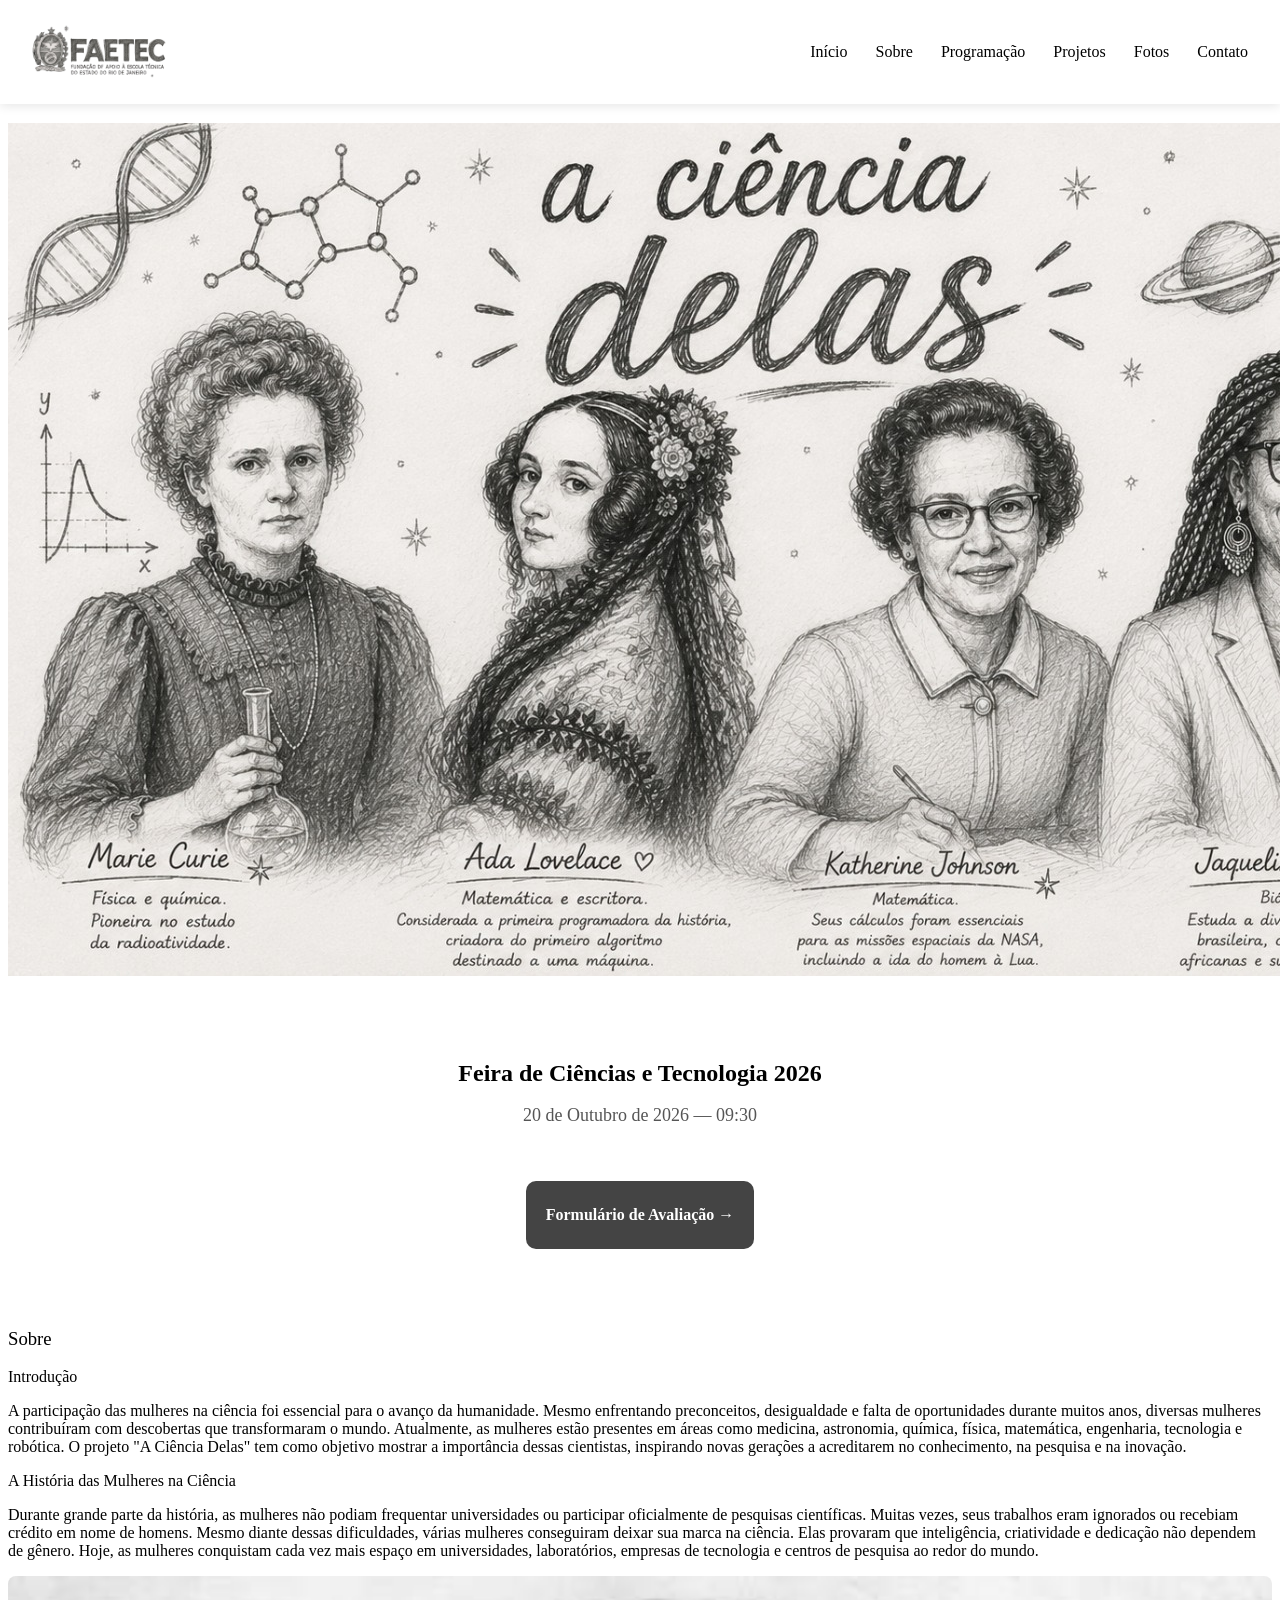
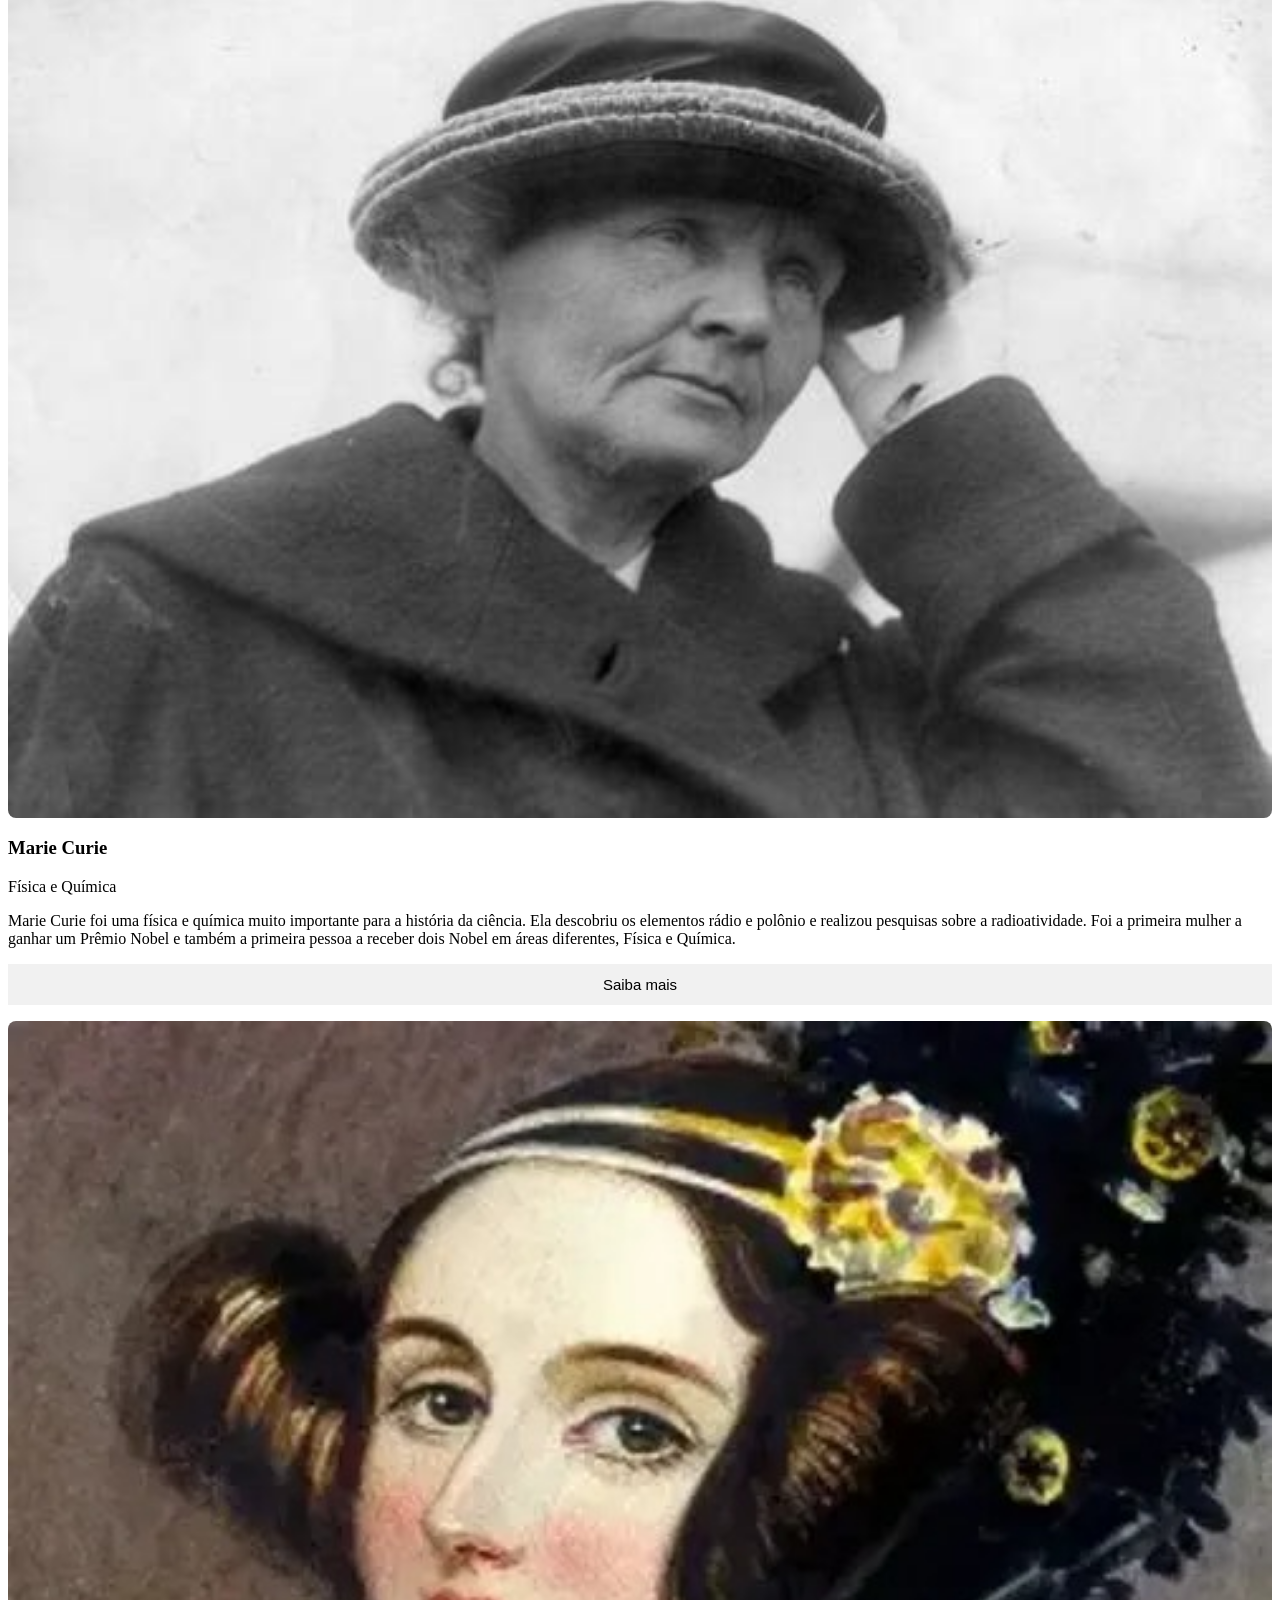
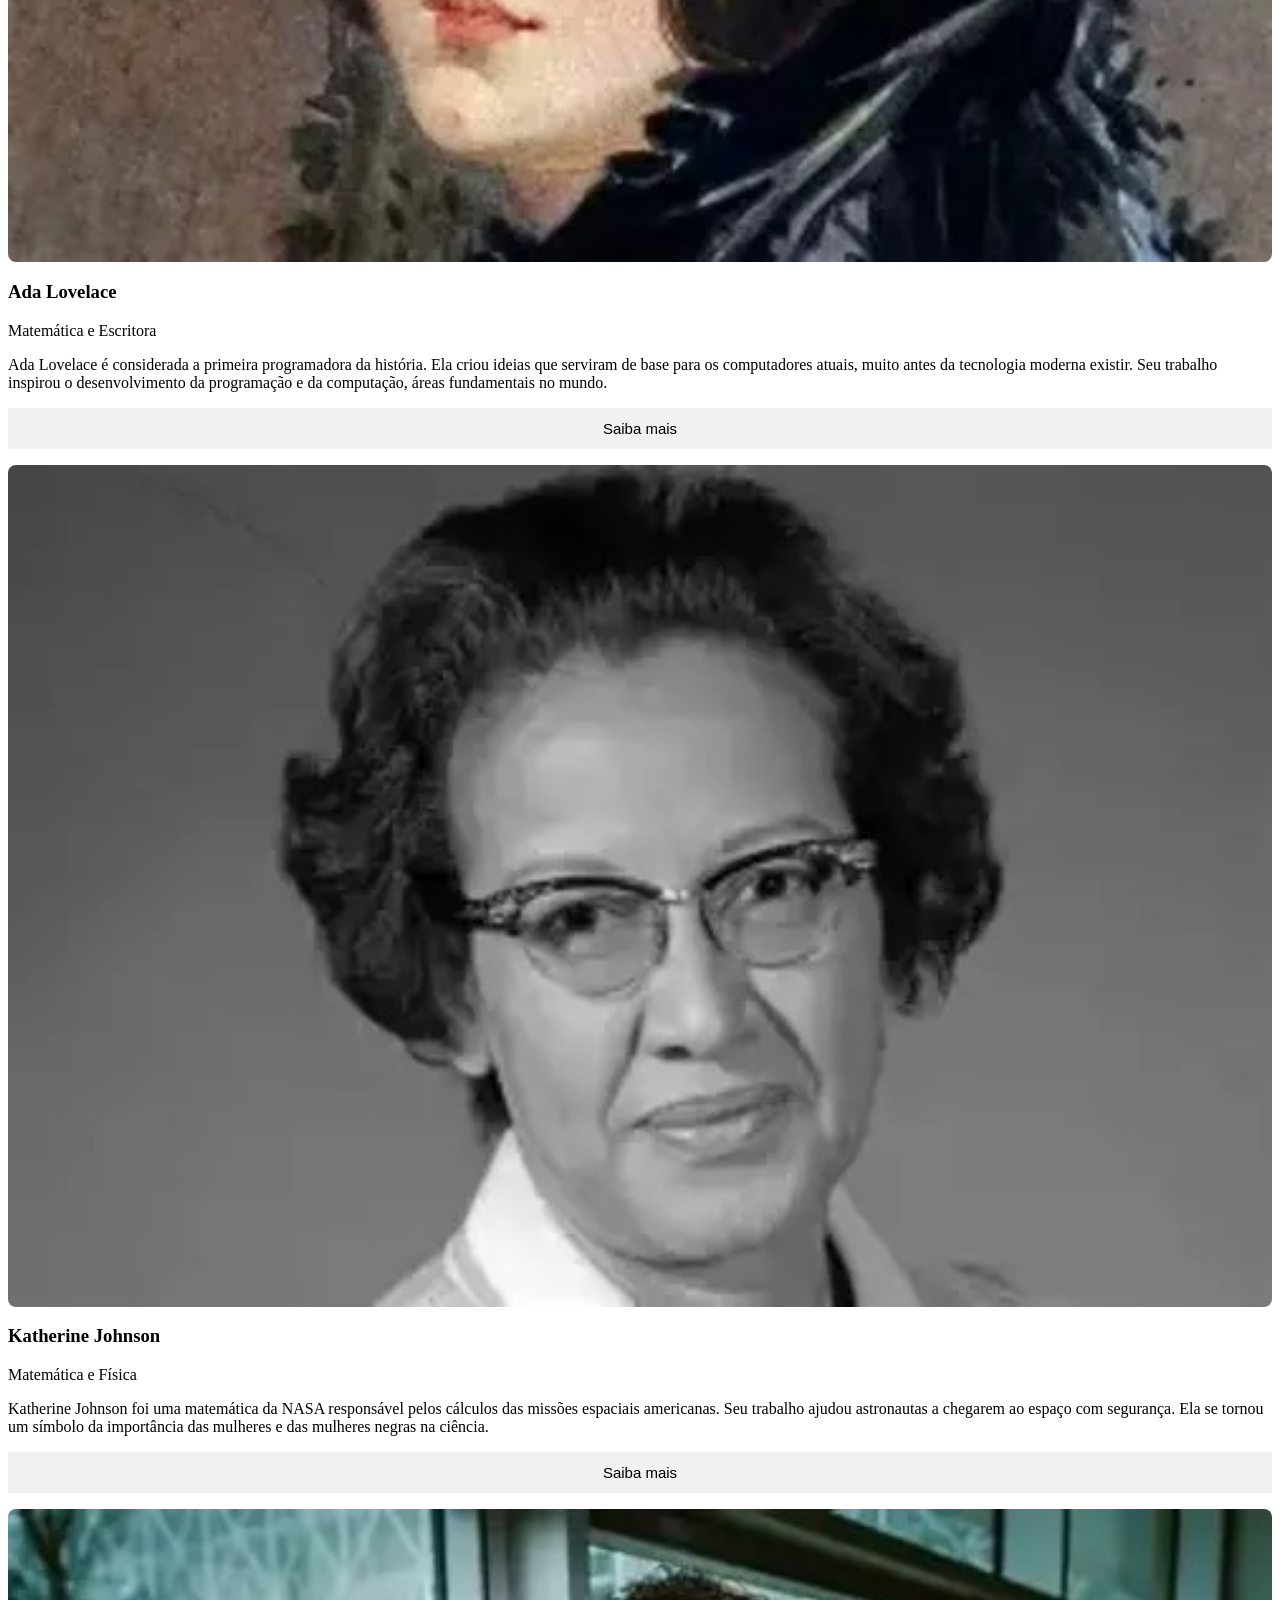
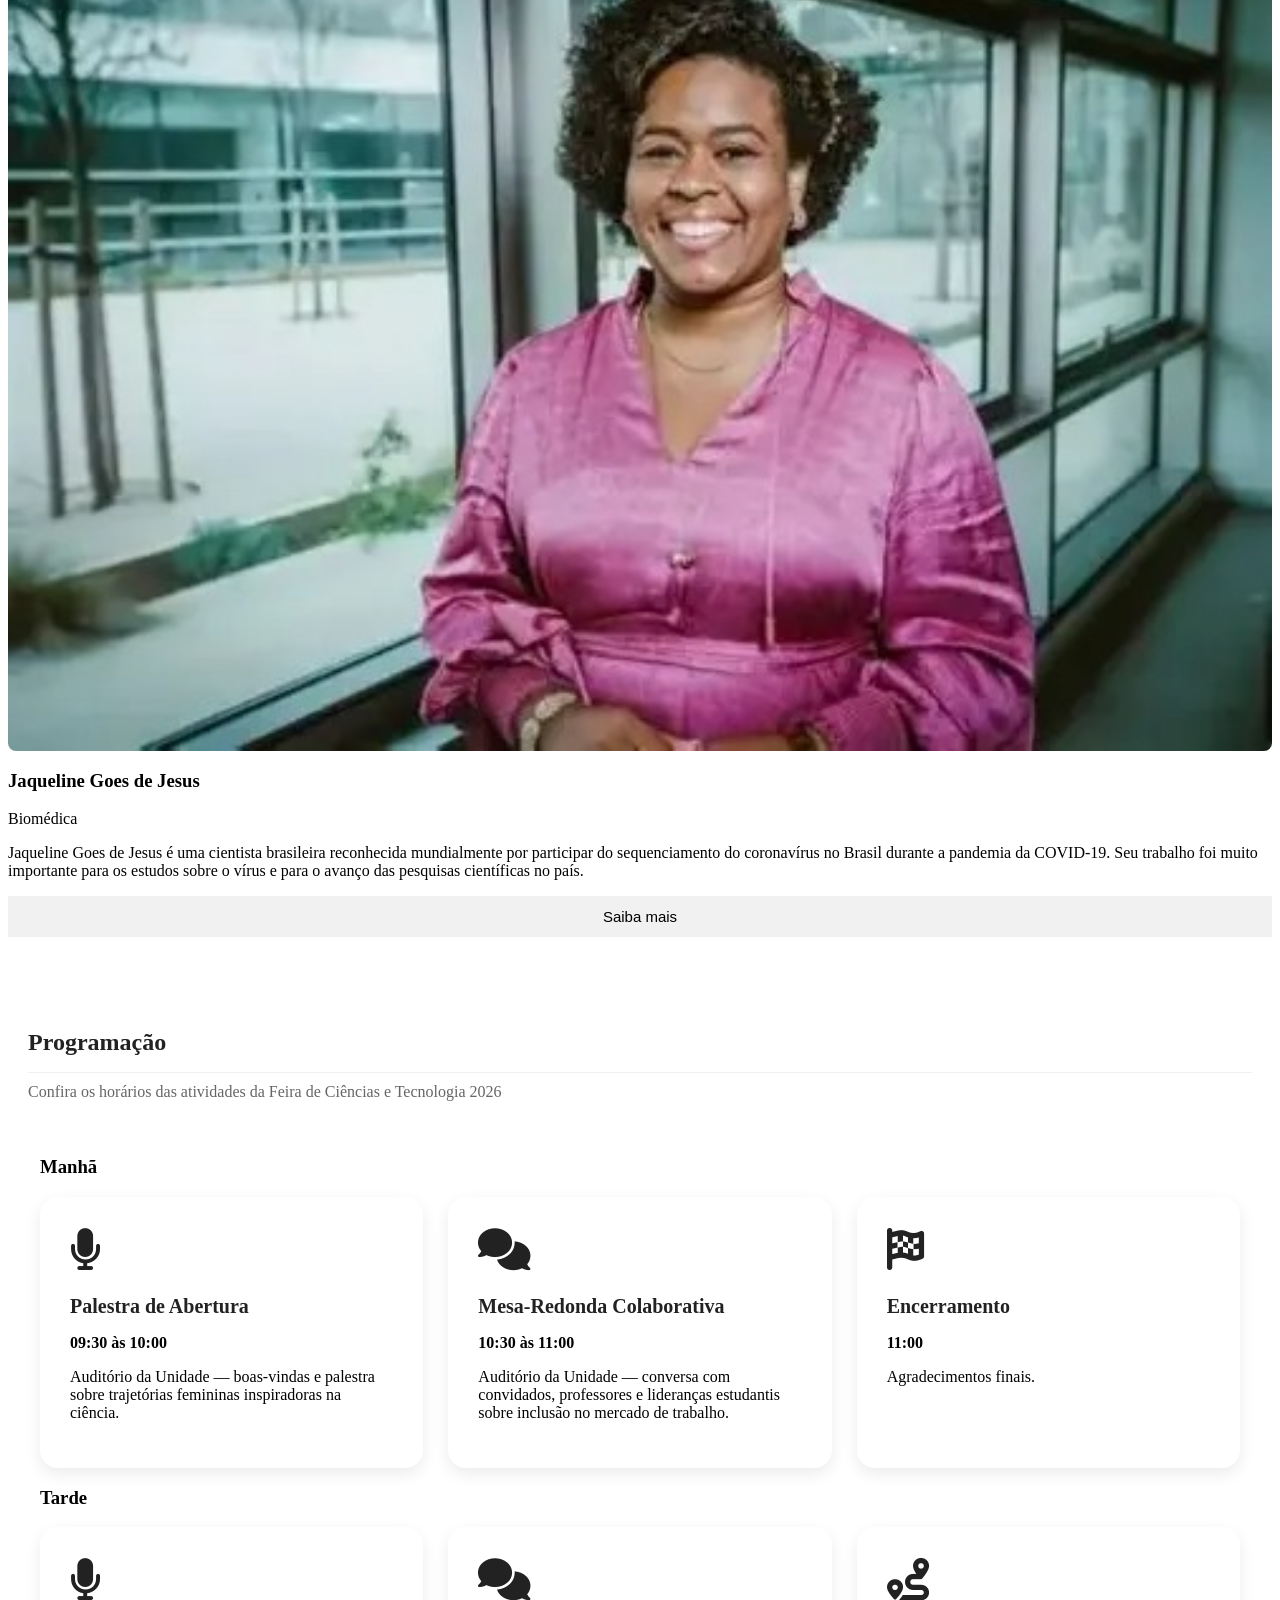
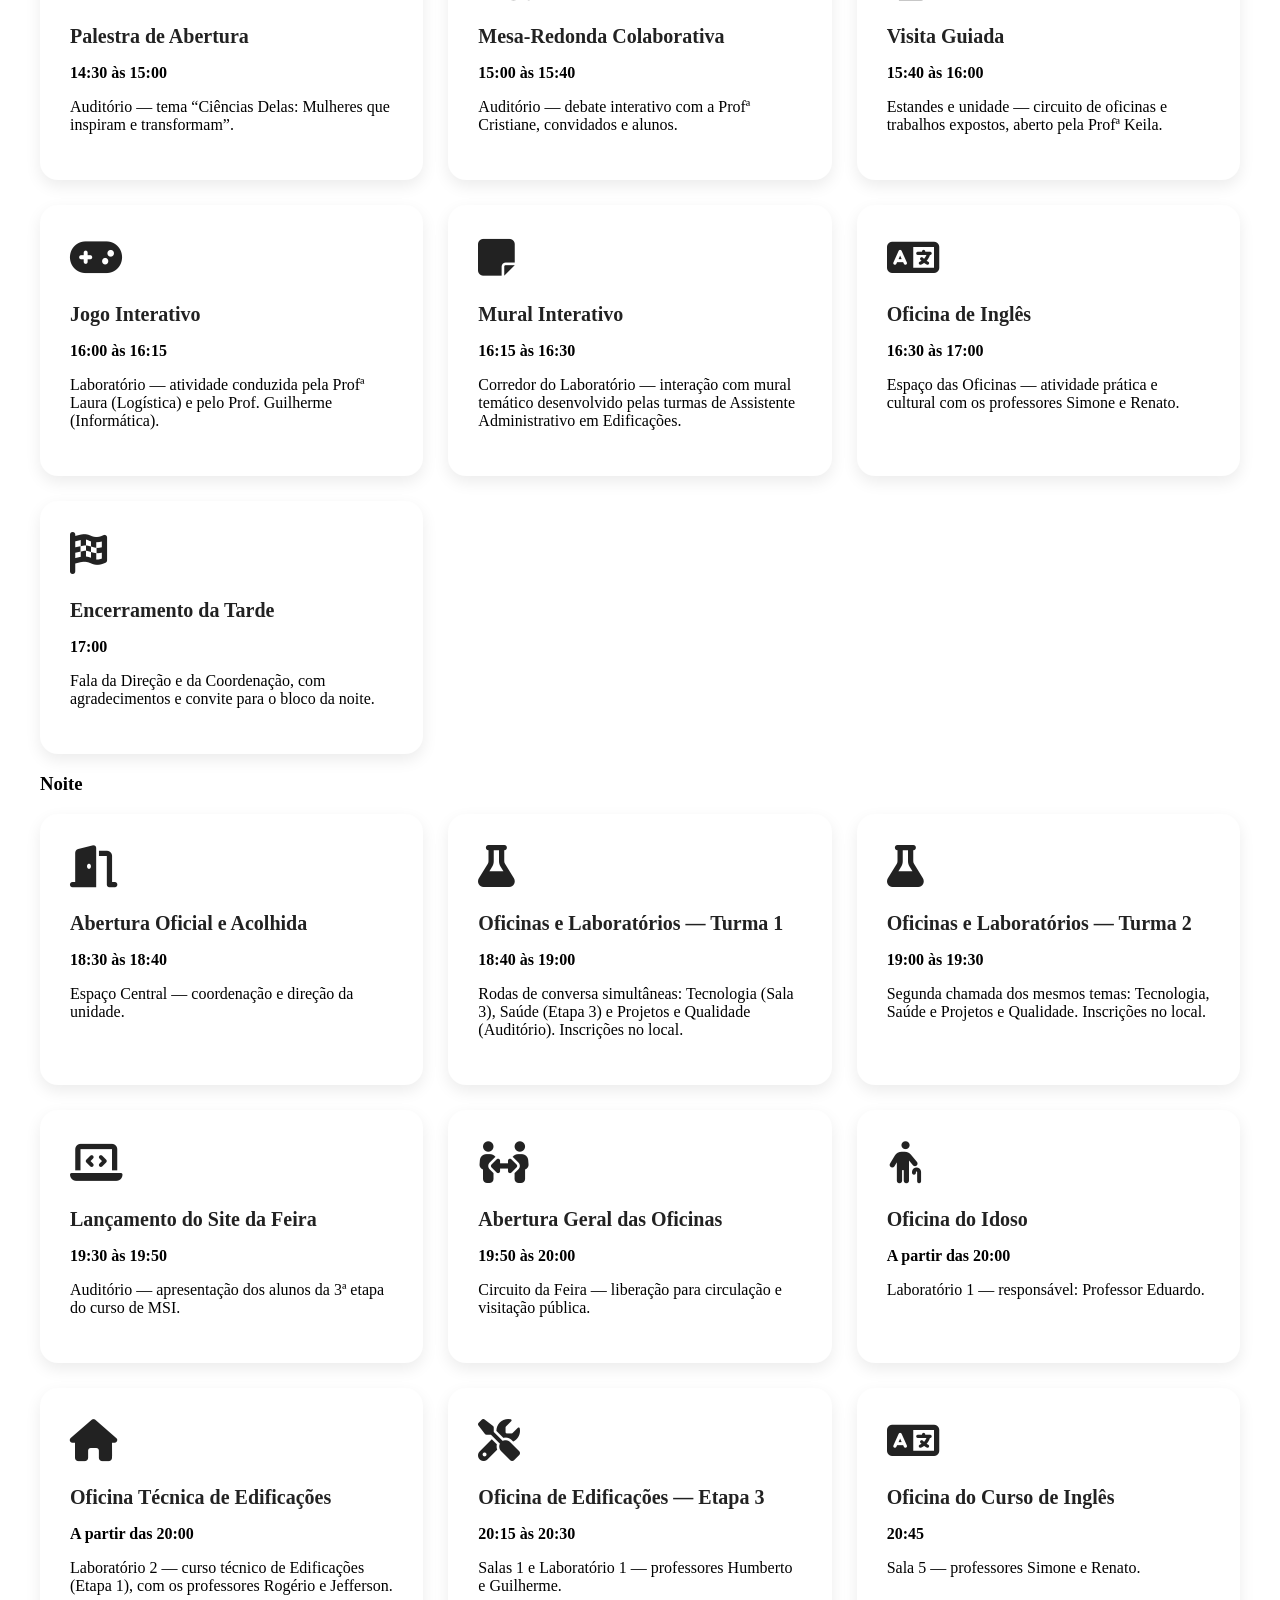
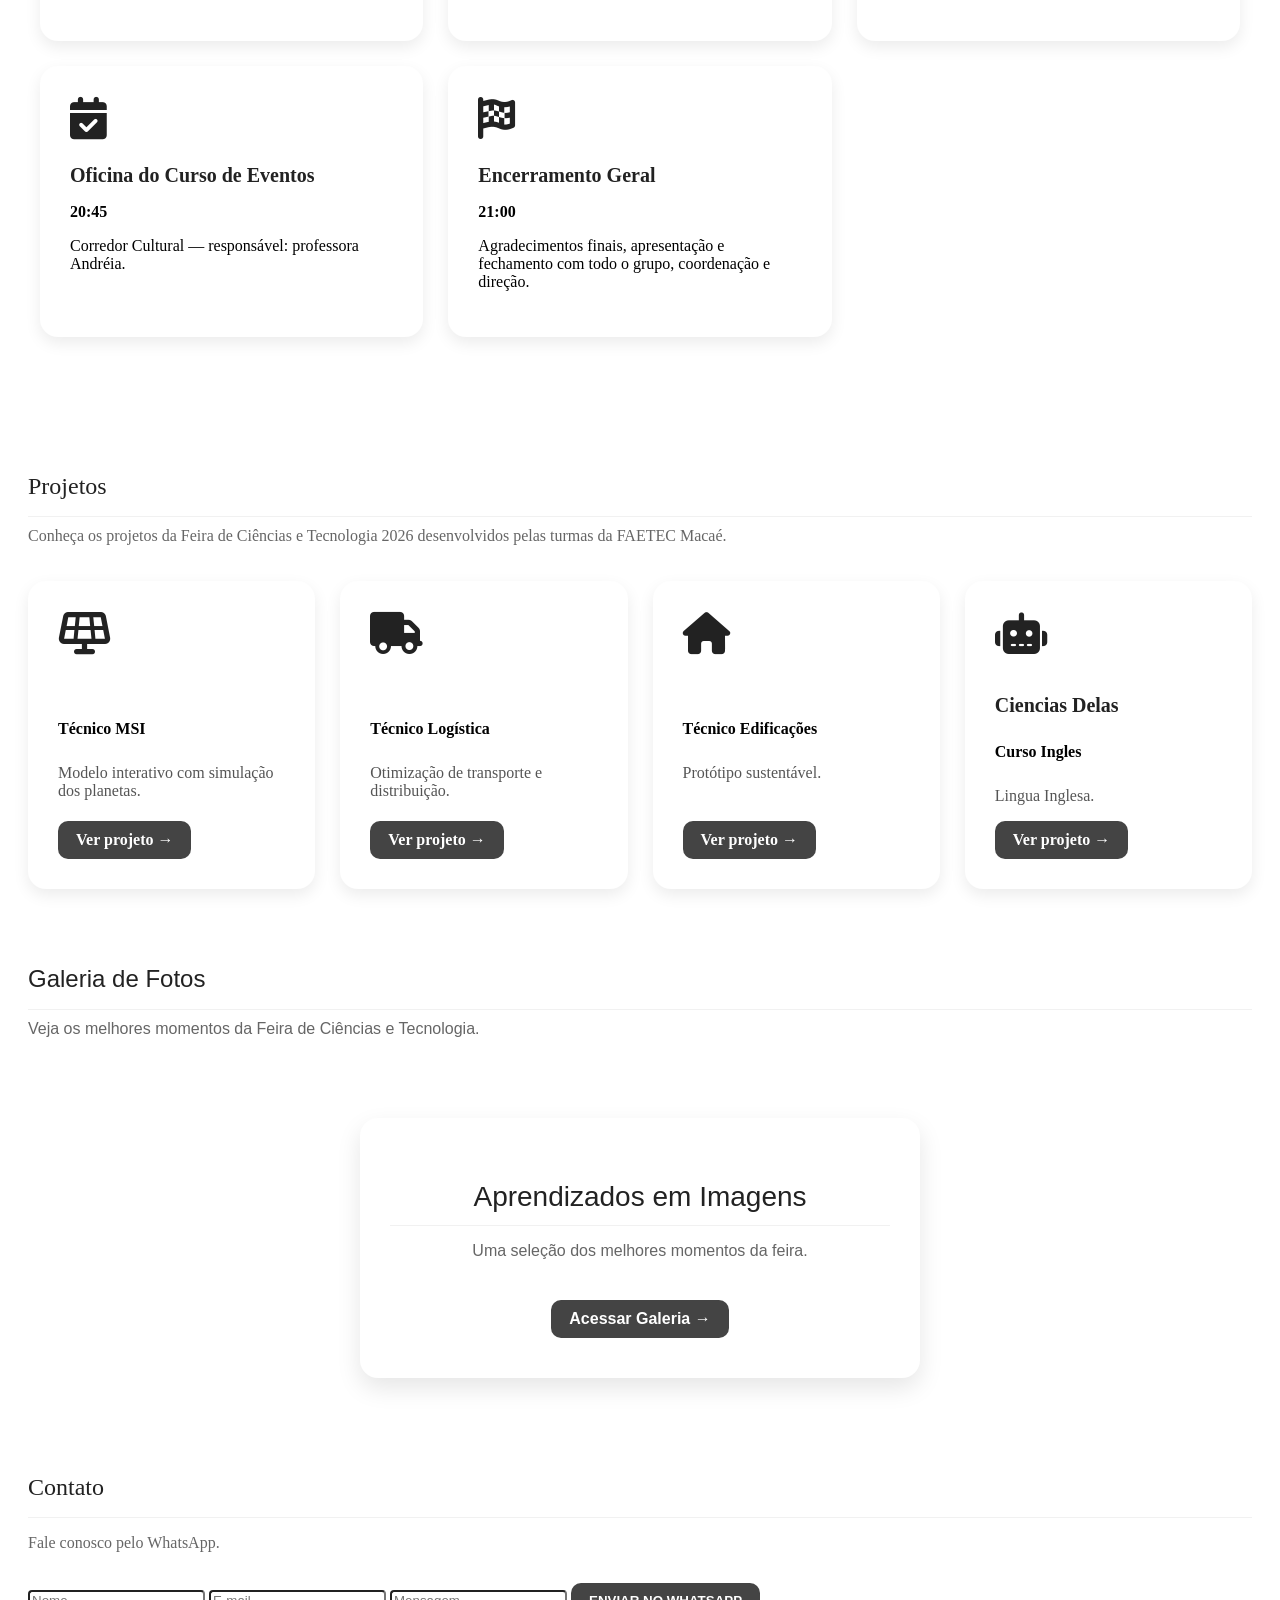
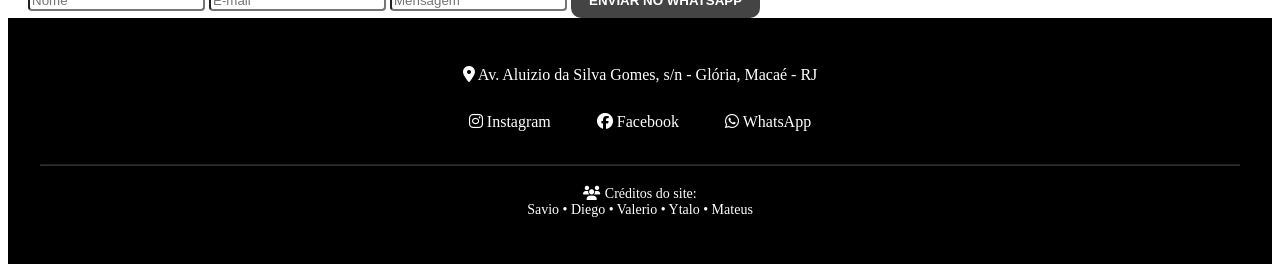
<file: index.html>
<!DOCTYPE html>
<html lang="pt-br">
<head>
  <meta charset="UTF-8">
  <meta name="viewport" content="width=device-width, initial-scale=1">
  <link rel="stylesheet" href="https://www.w3schools.com/w3css/5/w3.css">
  <link rel="stylesheet" href="style.css">
  <link rel="stylesheet" href="https://cdnjs.cloudflare.com/ajax/libs/font-awesome/6.5.2/css/all.min.css">
  <title>Feira de Ciencias - 2026</title>
</head>
<body>
  <!-- Sessão de navegação do site -->
  <section class="navbar-container">
    <div class="navbar">

      <img src="imagem/logoFaetec.png" alt="Logo" width="150">

      <!-- MENU DESKTOP -->
      <div class="menu-desktop">
        <a href="#inicio">Início</a>
        <a href="#sobre">Sobre</a>
        <a href="#programacao">Programação</a>
        <a href="#projetos">Projetos</a>
        <a href="#fotos">Fotos</a>
        <a href="#contato">Contato</a>
      </div>

        <!-- BOTÃO HAMBÚRGUER -->
      <button class="menu-btn" onclick="toggleMenu()">☰</button>

    </div>

    <!-- MENU MOBILE -->
    <div id="menuMobile" class="menu-mobile">
      <a href="#inicio" onclick="toggleMenu()">Início</a>
      <a href="#sobre" onclick="toggleMenu()">Sobre</a>
      <a href="#programacao" onclick="toggleMenu()">Programação</a>
      <a href="#projetos" onclick="toggleMenu()">Projetos</a>
      <a href="#fotos" onclick="toggleMenu()">Fotos</a>
      <a href="#contato" onclick="toggleMenu()">Contato</a>
    </div>
  </section>

  <!-- Sessão Inicio + data -->
  <header id="inicio" class="w3-display-container w3-content w3-wide header-evento">
    <img class="w3-image imagem-evento" src="imagem/prim.jpeg" alt="Architecture">

    <section class="conteudo-evento">

      <!-- Título -->
      <h1 class="titulo-evento">
        Feira de Ciências e Tecnologia 2026
      </h1>

      <!-- Data -->
      <p class="data-evento">
        20 de Outubro de 2026 — 09:30
      </p>

      <!-- Botão -->
      <a href="https://docs.google.com/forms/d/e/1FAIpQLSchZPH9a2WSHpKkk9ZBaLwJ8ZOU5jp6eiB1ceFWyKcm0FboGA/viewform?usp=dialog" target="_blank" class="formulario-btn">
        Formulário de Avaliação →
      </a>

    </section>
  </header>

  <!-- Sessão sobre -->
  <section id="sobre" class="secao-sobre w3-content w3-padding">

    <div class="w3-container w3-padding-32">
      <h3 class="titulo-secao w3-border-bottom w3-border-light-grey w3-padding-16">
        Sobre
      </h3>

      <p>Introdução</p>

      <p>
        A participação das mulheres na ciência foi essencial para o avanço da
        humanidade. Mesmo enfrentando preconceitos, desigualdade e falta de
        oportunidades durante muitos anos, diversas mulheres contribuíram com
        descobertas que transformaram o mundo. Atualmente, as mulheres estão
        presentes em áreas como medicina, astronomia, química, física,
        matemática, engenharia, tecnologia e robótica. O projeto "A Ciência
        Delas" tem como objetivo mostrar a importância dessas cientistas,
        inspirando novas gerações a acreditarem no conhecimento, na pesquisa e
        na inovação.
      </p>

      <p>A História das Mulheres na Ciência</p>

      <p>
        Durante grande parte da história, as mulheres não podiam frequentar
        universidades ou participar oficialmente de pesquisas científicas.
        Muitas vezes, seus trabalhos eram ignorados ou recebiam crédito em nome
        de homens. Mesmo diante dessas dificuldades, várias mulheres conseguiram
        deixar sua marca na ciência. Elas provaram que inteligência,
        criatividade e dedicação não dependem de gênero. Hoje, as mulheres
        conquistam cada vez mais espaço em universidades, laboratórios,
        empresas de tecnologia e centros de pesquisa ao redor do mundo.
      </p>
    </div>

    <div class="w3-row-padding w3-grayscale">

      <div class="w3-col l3 m6 w3-margin-bottom">
        <img src="imagem/marie.jpeg" alt="Marie Curie" class="cientista-img">

        <h3>Marie Curie</h3>
        <p class="w3-opacity">Física e Química</p>

        <p>
          Marie Curie foi uma física e química muito importante para a história da ciência. Ela descobriu 
          os elementos rádio e polônio e realizou pesquisas sobre a radioatividade. Foi a primeira mulher a ganhar 
          um Prêmio Nobel e também a primeira pessoa a receber dois Nobel em áreas diferentes, Física e Química.
        </p>

        <p>
          <button class="btn-saiba-mais"
            onclick="window.open('https://pt.wikipedia.org/wiki/Marie_Curie', '_blank')">
            Saiba mais
          </button>
        </p>
      </div>

      <div class="w3-col l3 m6 w3-margin-bottom">
        <img src="imagem/ada.jpeg" alt="Ada Lovelace" class="cientista-img">

        <h3>Ada Lovelace</h3>
        <p class="w3-opacity">Matemática e Escritora</p>

        <p>
          Ada Lovelace é considerada a primeira programadora da história. Ela criou ideias que serviram de base 
          para os computadores atuais, muito antes da tecnologia moderna existir. Seu trabalho inspirou o 
          desenvolvimento da programação e da computação, áreas fundamentais no mundo.
        </p>

        <p>
          <button class="btn-saiba-mais"
            onclick="window.open('https://pt.wikipedia.org/wiki/Ada_Lovelace', '_blank')">
            Saiba mais
          </button>
        </p>
      </div>

      <div class="w3-col l3 m6 w3-margin-bottom">
        <img src="imagem/kate.jpeg" alt="Katherine Johnson" class="cientista-img">

        <h3>Katherine Johnson</h3>
        <p class="w3-opacity">Matemática e Física</p>

        <p>
          Katherine Johnson foi uma matemática da NASA responsável pelos cálculos das missões espaciais 
          americanas. Seu trabalho ajudou astronautas a chegarem ao espaço com segurança. Ela se tornou um 
          símbolo da importância das mulheres e das mulheres negras na ciência.
        </p>

        <p>
          <button class="btn-saiba-mais"
            onclick="window.open('https://pt.wikipedia.org/wiki/Katherine_Johnson', '_blank')">
            Saiba mais
          </button>
        </p>
      </div>

      <div class="w3-col l3 m6 w3-margin-bottom">
        <img src="imagem/jaque.jpeg" alt="Jaqueline Goes de Jesus" class="cientista-img">

        <h3>Jaqueline Goes de Jesus</h3>
        <p class="w3-opacity">Biomédica</p>

        <p>
          Jaqueline Goes de Jesus é uma cientista brasileira reconhecida mundialmente por participar do 
          sequenciamento do coronavírus no Brasil durante a pandemia da COVID-19. Seu trabalho foi muito 
          importante para os estudos sobre o vírus e para o avanço das pesquisas científicas no país.
        </p>

        <p>
          <button class="btn-saiba-mais"
            onclick="window.open('https://pt.wikipedia.org/wiki/Jaqueline_Goes_de_Jesus', '_blank')">
            Saiba mais
          </button>
        </p>
      </div>

    </div>
  </section>

  <!-- Sessão da programação -->
  <section id="programacao" class="w3-content programacao-section">

    <!-- TÍTULO -->
    <div class="programacao-cabecalho">

      <h2 class="programacao-titulo">
        Programação
      </h2>

      <p class="programacao-subtitulo">
        Confira os horários das atividades da Feira de Ciências e Tecnologia 2026
      </p>

    </div>

    <br>
    <br>

    <!-- Programação organizada por turno -->
    <div class="programacao-container">

      <h3 class="programacao-periodo">Manhã</h3>
      <div class="programacao-grid">
        <div class="programacao-card">
          <div class="programacao-icone"><i class="fa-solid fa-microphone"></i></div>
          <h3 class="programacao-card-titulo">Palestra de Abertura</h3>
          <p class="programacao-horario">09:30 às 10:00</p>
          <p>Auditório da Unidade — boas-vindas e palestra sobre trajetórias femininas inspiradoras na ciência.</p>
        </div>
        <div class="programacao-card">
          <div class="programacao-icone"><i class="fa-solid fa-comments"></i></div>
          <h3 class="programacao-card-titulo">Mesa-Redonda Colaborativa</h3>
          <p class="programacao-horario">10:30 às 11:00</p>
          <p>Auditório da Unidade — conversa com convidados, professores e lideranças estudantis sobre inclusão no mercado de trabalho.</p>
        </div>
        <div class="programacao-card">
          <div class="programacao-icone"><i class="fa-solid fa-flag-checkered"></i></div>
          <h3 class="programacao-card-titulo">Encerramento</h3>
          <p class="programacao-horario">11:00</p>
          <p>Agradecimentos finais.</p>
        </div>
      </div>

      <h3 class="programacao-periodo">Tarde</h3>
      <div class="programacao-grid">
        <div class="programacao-card">
          <div class="programacao-icone"><i class="fa-solid fa-microphone"></i></div>
          <h3 class="programacao-card-titulo">Palestra de Abertura</h3>
          <p class="programacao-horario">14:30 às 15:00</p>
          <p>Auditório — tema “Ciências Delas: Mulheres que inspiram e transformam”.</p>
        </div>
        <div class="programacao-card">
          <div class="programacao-icone"><i class="fa-solid fa-comments"></i></div>
          <h3 class="programacao-card-titulo">Mesa-Redonda Colaborativa</h3>
          <p class="programacao-horario">15:00 às 15:40</p>
          <p>Auditório — debate interativo com a Profª Cristiane, convidados e alunos.</p>
        </div>
        <div class="programacao-card">
          <div class="programacao-icone"><i class="fa-solid fa-route"></i></div>
          <h3 class="programacao-card-titulo">Visita Guiada</h3>
          <p class="programacao-horario">15:40 às 16:00</p>
          <p>Estandes e unidade — circuito de oficinas e trabalhos expostos, aberto pela Profª Keila.</p>
        </div>
        <div class="programacao-card">
          <div class="programacao-icone"><i class="fa-solid fa-gamepad"></i></div>
          <h3 class="programacao-card-titulo">Jogo Interativo</h3>
          <p class="programacao-horario">16:00 às 16:15</p>
          <p>Laboratório — atividade conduzida pela Profª Laura (Logística) e pelo Prof. Guilherme (Informática).</p>
        </div>
        <div class="programacao-card">
          <div class="programacao-icone"><i class="fa-solid fa-note-sticky"></i></div>
          <h3 class="programacao-card-titulo">Mural Interativo</h3>
          <p class="programacao-horario">16:15 às 16:30</p>
          <p>Corredor do Laboratório — interação com mural temático desenvolvido pelas turmas de Assistente Administrativo em Edificações.</p>
        </div>
        <div class="programacao-card">
          <div class="programacao-icone"><i class="fa-solid fa-language"></i></div>
          <h3 class="programacao-card-titulo">Oficina de Inglês</h3>
          <p class="programacao-horario">16:30 às 17:00</p>
          <p>Espaço das Oficinas — atividade prática e cultural com os professores Simone e Renato.</p>
        </div>
        <div class="programacao-card">
          <div class="programacao-icone"><i class="fa-solid fa-flag-checkered"></i></div>
          <h3 class="programacao-card-titulo">Encerramento da Tarde</h3>
          <p class="programacao-horario">17:00</p>
          <p>Fala da Direção e da Coordenação, com agradecimentos e convite para o bloco da noite.</p>
        </div>
      </div>

      <h3 class="programacao-periodo">Noite</h3>
      <div class="programacao-grid">
        <div class="programacao-card">
          <div class="programacao-icone"><i class="fa-solid fa-door-open"></i></div>
          <h3 class="programacao-card-titulo">Abertura Oficial e Acolhida</h3>
          <p class="programacao-horario">18:30 às 18:40</p>
          <p>Espaço Central — coordenação e direção da unidade.</p>
        </div>
        <div class="programacao-card">
          <div class="programacao-icone"><i class="fa-solid fa-flask"></i></div>
          <h3 class="programacao-card-titulo">Oficinas e Laboratórios — Turma 1</h3>
          <p class="programacao-horario">18:40 às 19:00</p>
          <p>Rodas de conversa simultâneas: Tecnologia (Sala 3), Saúde (Etapa 3) e Projetos e Qualidade (Auditório). Inscrições no local.</p>
        </div>
        <div class="programacao-card">
          <div class="programacao-icone"><i class="fa-solid fa-flask"></i></div>
          <h3 class="programacao-card-titulo">Oficinas e Laboratórios — Turma 2</h3>
          <p class="programacao-horario">19:00 às 19:30</p>
          <p>Segunda chamada dos mesmos temas: Tecnologia, Saúde e Projetos e Qualidade. Inscrições no local.</p>
        </div>
        <div class="programacao-card">
          <div class="programacao-icone"><i class="fa-solid fa-laptop-code"></i></div>
          <h3 class="programacao-card-titulo">Lançamento do Site da Feira</h3>
          <p class="programacao-horario">19:30 às 19:50</p>
          <p>Auditório — apresentação dos alunos da 3ª etapa do curso de MSI.</p>
        </div>
        <div class="programacao-card">
          <div class="programacao-icone"><i class="fa-solid fa-people-arrows-left-right"></i></div>
          <h3 class="programacao-card-titulo">Abertura Geral das Oficinas</h3>
          <p class="programacao-horario">19:50 às 20:00</p>
          <p>Circuito da Feira — liberação para circulação e visitação pública.</p>
        </div>
        <div class="programacao-card">
          <div class="programacao-icone"><i class="fa-solid fa-person-cane"></i></div>
          <h3 class="programacao-card-titulo">Oficina do Idoso</h3>
          <p class="programacao-horario">A partir das 20:00</p>
          <p>Laboratório 1 — responsável: Professor Eduardo.</p>
        </div>
        <div class="programacao-card">
          <div class="programacao-icone"><i class="fa-solid fa-house"></i></div>
          <h3 class="programacao-card-titulo">Oficina Técnica de Edificações</h3>
          <p class="programacao-horario">A partir das 20:00</p>
          <p>Laboratório 2 — curso técnico de Edificações (Etapa 1), com os professores Rogério e Jefferson.</p>
        </div>
        <div class="programacao-card">
          <div class="programacao-icone"><i class="fa-solid fa-screwdriver-wrench"></i></div>
          <h3 class="programacao-card-titulo">Oficina de Edificações — Etapa 3</h3>
          <p class="programacao-horario">20:15 às 20:30</p>
          <p>Salas 1 e Laboratório 1 — professores Humberto e Guilherme.</p>
        </div>
        <div class="programacao-card">
          <div class="programacao-icone"><i class="fa-solid fa-language"></i></div>
          <h3 class="programacao-card-titulo">Oficina do Curso de Inglês</h3>
          <p class="programacao-horario">20:45</p>
          <p>Sala 5 — professores Simone e Renato.</p>
        </div>
        <div class="programacao-card">
          <div class="programacao-icone"><i class="fa-solid fa-calendar-check"></i></div>
          <h3 class="programacao-card-titulo">Oficina do Curso de Eventos</h3>
          <p class="programacao-horario">20:45</p>
          <p>Corredor Cultural — responsável: professora Andréia.</p>
        </div>
        <div class="programacao-card">
          <div class="programacao-icone"><i class="fa-solid fa-flag-checkered"></i></div>
          <h3 class="programacao-card-titulo">Encerramento Geral</h3>
          <p class="programacao-horario">21:00</p>
          <p>Agradecimentos finais, apresentação e fechamento com todo o grupo, coordenação e direção.</p>
        </div>
      </div>

    </div>
  </section>

  <!-- Sessão de projetos -->
  <section id="projetos" class="w3-content projetos-section">

    <div class="projetos-cabecalho">
      <h2 class="projetos-titulo">
        Projetos
      </h2>

      <p class="projetos-subtitulo">
          Conheça os projetos da Feira de Ciências e Tecnologia 2026 desenvolvidos pelas turmas da FAETEC Macaé.
      </p>
    </div>

    <br>
    <br>

    <div class="grid-projetos">

      <!-- Card 1 -->
      <div class="projeto-card">
        <div class="projeto-icone">
          <i class="fa-solid fa-solar-panel"></i>
        </div>

        <h3 class="projeto-titulo">
        
        </h3>

        <p class="projeto-curso">
          Técnico MSI
        </p>

        <p class="projeto-descricao">
          Modelo interativo com simulação dos planetas.
        </p>

        <a href="projetos-temporario.html" class="projetos-btn">
          Ver projeto →
        </a>
      </div>

      <!-- Card 2 -->
      <div class="projeto-card">
        <div class="projeto-icone">
          <i class="fa-solid fa-truck"></i>
        </div>

        <h3 class="projeto-titulo">
        
        </h3>

        <p class="projeto-curso">
          Técnico Logística
        </p>

        <p class="projeto-descricao">
          Otimização de transporte e distribuição.
        </p>

        <a href="projetos-temporario.html" class="projetos-btn">
          Ver projeto →
        </a>
      </div>

      <!-- Card 3 -->
      <div class="projeto-card">
        <div class="projeto-icone">
          <i class="fa-solid fa-house"></i>
        </div>

        <h3 class="projeto-titulo">
          
        </h3>

        <p class="projeto-curso">
          Técnico Edificações
        </p>

        <p class="projeto-descricao">
          Protótipo sustentável.
        </p>

        <a href="Projetos/Mulheres, ciência e edificações.pdf" class="projetos-btn">
          Ver projeto →
        </a>
      </div>

      <!-- Card 4 -->
      <div class="projeto-card">
        <div class="projeto-icone">
          <i class="fa-solid fa-robot"></i>
        </div>

        <h3 class="projeto-titulo">
          Ciencias Delas
        </h3>

        <p class="projeto-curso">
          Curso Ingles
        </p>

        <p class="projeto-descricao">
          Lingua Inglesa.
        </p>

        <a href="projetos-temporario.html" class="projetos-btn">
          Ver projeto →
        </a>
      </div>
    </div>

  </section>
  
  <!-- Sessão de fotos -->
  <section id="fotos" class="w3-content galeria-section">
    <div class="galeria-header">
      <h2 class="galeria-titulo">
        Galeria de Fotos
      </h2>

      <p class="galeria-descricao">
        Veja os melhores momentos da Feira de Ciências e Tecnologia.
      </p>
    </div>

    <div class="galeria-wrapper">
      <div class="galeria-card">
        <h2>Aprendizados em Imagens</h2>

        <p>
          Uma seleção dos melhores momentos da feira.
        </p>

        <a href="Galeria/index-galeria.html" class="galeria-btn">
          Acessar Galeria →
        </a>
      </div>
    </div>
  </section>

  <!-- Sessão de contatos -->
  <section id="contato" class="w3-content contato-section">

    <div class="w3-container w3-padding-32">

      <h2 class="contato-titulo">
        Contato
      </h2>

      <p class="contato-descricao">
        Fale conosco pelo WhatsApp.
      </p>

      <form id="form-contato">

        <input
          class="w3-input w3-border"
          type="text"
          id="nome"
          placeholder="Nome"
          required
        >

        <input
          class="w3-input w3-section w3-border"
          type="text"
          id="email"
          placeholder="E-mail"
          required
        >

        <input
          class="w3-input w3-section w3-border"
          type="text"
          id="mensagem"
          placeholder="Mensagem"
          required
        >

        <button type="submit">
          ENVIAR NO WHATSAPP
        </button>

      </form>

    </div>

  </section>

  <!-- Sessão do rodapé -->
  <footer class="footer">
    <p>
      <i class="fas fa-map-marker-alt"></i>
      <a href="https://www.google.com/maps/search/?api=1&amp;query=1184+Av.+Aluizio+da+Silva+Gomes,+Maca%C3%A9+-+RJ" target="_blank" class="footer-link">
        Av. Aluizio da Silva Gomes, s/n - Glória, Macaé - RJ
      </a>
    </p>

    <p>
      <a href="https://www.instagram.com/faetecmacaeoficial/" target="_blank" class="social-button">
        <i class="fab fa-instagram"></i> Instagram
      </a>

      <a href="https://www.facebook.com/redefaetec/?locale=pt_BR" target="_blank" class="social-button">
        <i class="fab fa-facebook"></i> Facebook
      </a>

      <a href="https://wa.me/5522998884900?text=Olá,%20vim%20pelo%20site%20da%20Feira%20de%20Ciências%202026" target="_blank" class="social-button">
        <i class="fab fa-whatsapp"></i> WhatsApp
      </a>
    </p>

    <hr class="footer-divider">

    <p class="footer-credits">
      <i class="fas fa-users"></i> Créditos do site:<br>
      Savio • Diego • Valerio • Ytalo • Mateus
    </p>
  </footer>
  
  <script src="script.js"></script>
</body>
</html>
</file>
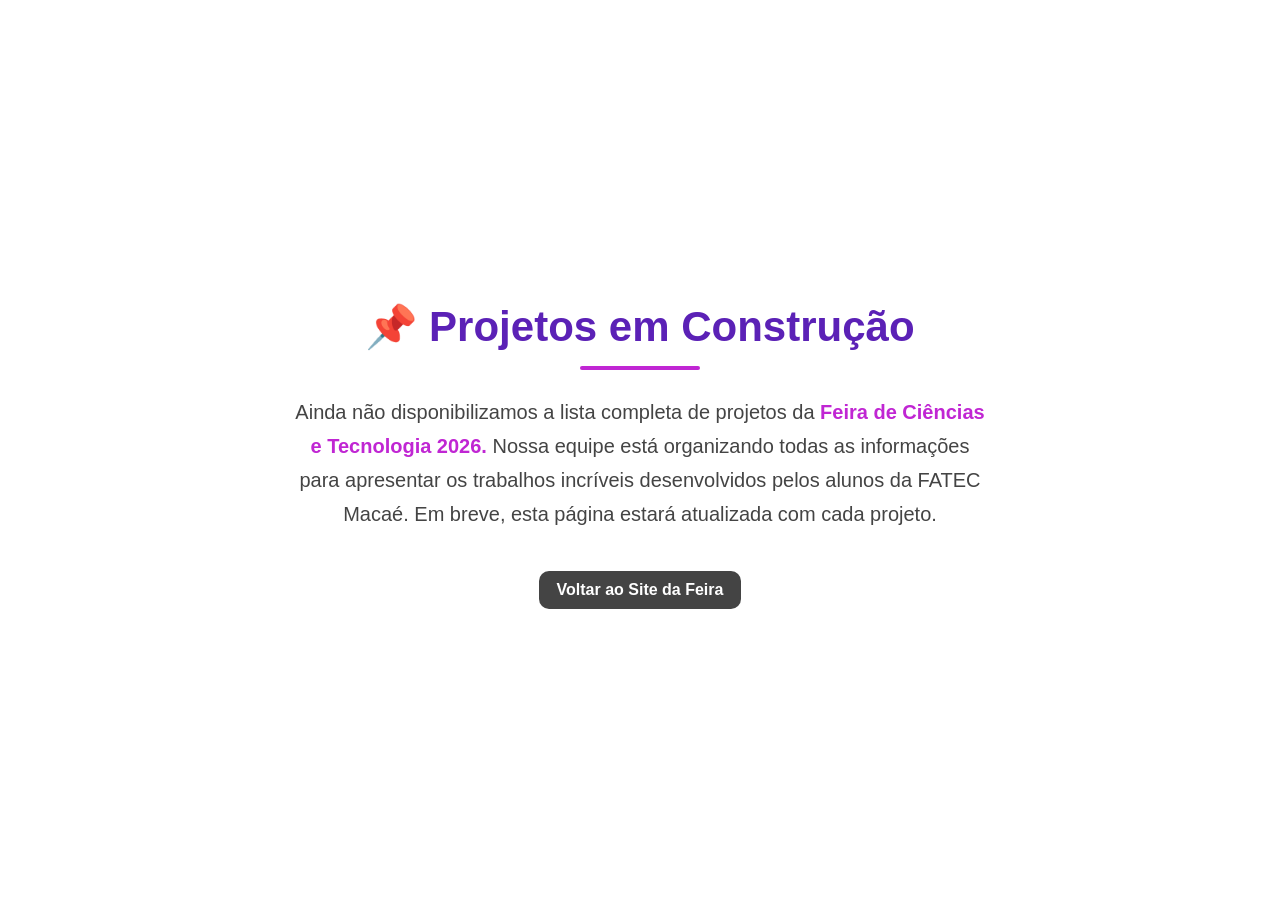
<file: projetos-temporario.html>
<!DOCTYPE html>
<html lang="pt-BR">
<head>
    <meta charset="UTF-8">
    <meta name="viewport" content="width=device-width, initial-scale=1.0">
    <title>Projetos | Feira de Ciências Fatec - 2026</title>

    <style>
        *{
            margin:0;
            padding:0;
            box-sizing:border-box;
        }

        body{
            font-family:Arial, sans-serif;
            min-height:100vh;
            display:flex;
            justify-content:center;
            align-items:center;
            background:#fff;
            padding:40px 20px;
        }

        .container{
            max-width:1000px;
            width:100%;
            text-align:center;
        }

        .titulo{
            margin-top:10px;
            font-size:42px;
            color:#5b21b6;
        }

        .titulo::after{
            content:"";
            display:block;
            width:120px;
            height:4px;
            background:#c026d3;
            margin:15px auto 0;
            border-radius:10px;
        }

        .texto{
            max-width:700px;
            margin:25px auto;
            font-size:20px;
            line-height:1.7;
            color:#444;
        }

        .destaque{
            color:#c026d3;
            font-weight:bold;
        }

        .botao{
            display:inline-block;
            margin-top:15px;
            background:#444;
            color:#fff;
            padding:10px 18px;
            border-radius:10px;
            text-decoration:none;
            font-weight:bold;
            transition:all .3s ease;
        }

        .botao:hover{
            transform:translateY(-2px);
            box-shadow:0 10px 20px rgba(0,0,0,.20);
        }

        @media(max-width:768px){

            .titulo{
                font-size:30px;
            }

            .texto{
                font-size:18px;
            }

        }

    </style>
</head>
<body>

    <div class="container">

        <h1 class="titulo">
            📌 Projetos em Construção
        </h1>

        <p class="texto">
            Ainda não disponibilizamos a lista completa de projetos da <span class="destaque">Feira de Ciências e Tecnologia 2026.</span>
            Nossa equipe está organizando todas as informações para apresentar os trabalhos incríveis desenvolvidos pelos alunos 
            da FATEC Macaé. Em breve, esta página estará atualizada com cada projeto.
        </p>

        <a href="index.html" class="botao">
            Voltar ao Site da Feira
        </a>

    </div>

</body>
</html>
</file>
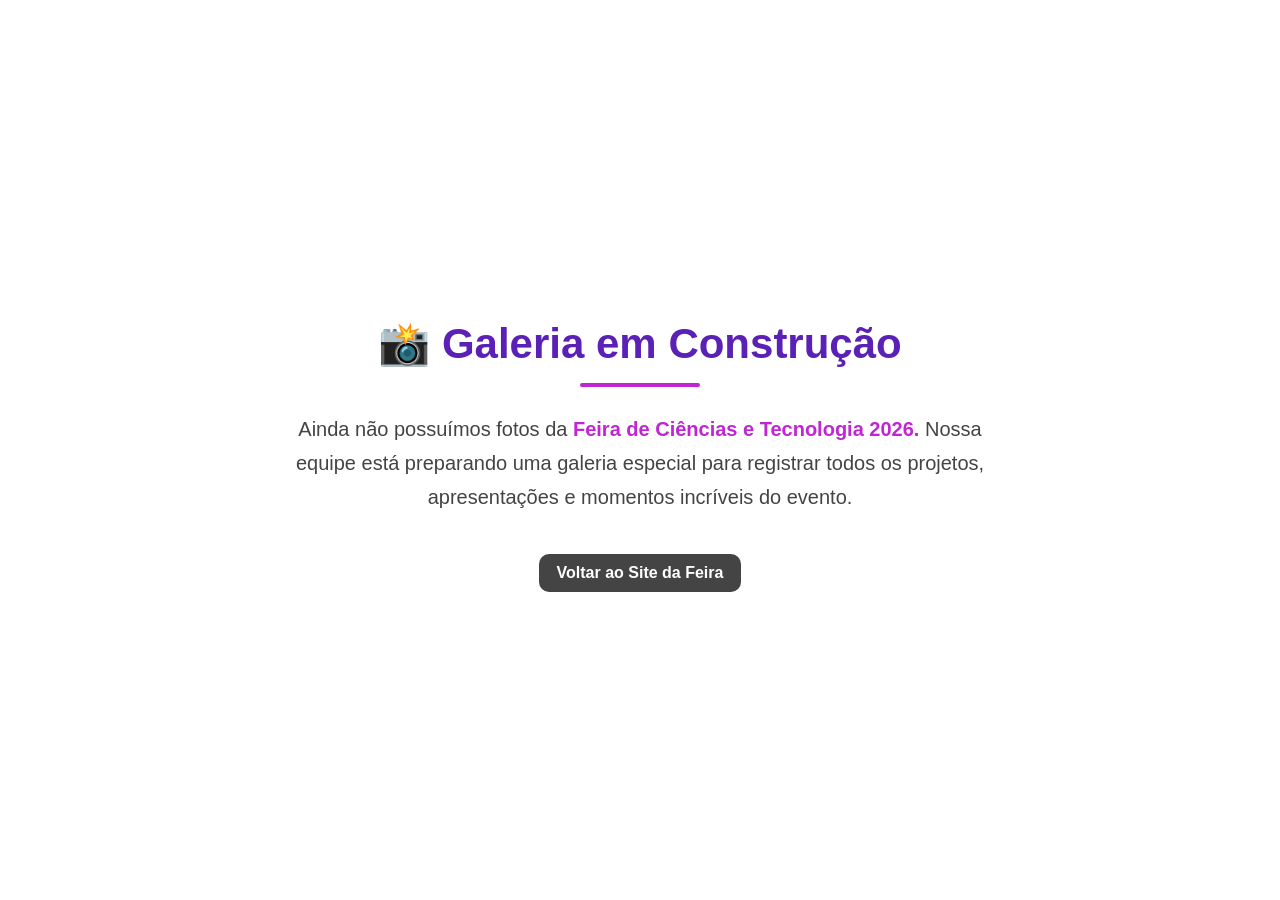
<file: Galeria/galeria-temporaria.html>
<!DOCTYPE html>
<html lang="pt-BR">
<head>
    <meta charset="UTF-8">
    <meta name="viewport" content="width=device-width, initial-scale=1.0">
    <title>Galeria | Feira de Ciências Fatec - 2026</title>

    <style>
        *{
            margin:0;
            padding:0;
            box-sizing:border-box;
        }

        body{
            font-family:Arial, sans-serif;
            min-height:100vh;
            display:flex;
            justify-content:center;
            align-items:center;
            background:#fff;
            padding:40px 20px;
        }

        .container{
            max-width:1000px;
            width:100%;
            text-align:center;
        }

        .titulo{
            margin-top:10px;
            font-size:42px;
            color:#5b21b6;
        }

        .titulo::after{
            content:"";
            display:block;
            width:120px;
            height:4px;
            background:#c026d3;
            margin:15px auto 0;
            border-radius:10px;
        }

        .texto{
            max-width:700px;
            margin:25px auto;
            font-size:20px;
            line-height:1.7;
            color:#444;
        }

        .destaque{
            color:#c026d3;
            font-weight:bold;
        }

        .botao{
            display:inline-block;
            margin-top:15px;
            background:#444;
            color:#fff;
            padding:10px 18px;
            border-radius:10px;
            text-decoration:none;
            font-weight:bold;
            transition:all .3s ease;
        }

        .botao:hover{
            transform:translateY(-2px);
            box-shadow:0 10px 20px rgba(0,0,0,.20);
        }

        @media(max-width:768px){

            .titulo{
                font-size:30px;
            }

            .texto{
                font-size:18px;
            }

        }

    </style>
</head>
<body>

    <div class="container">

        <h1 class="titulo">
            📸 Galeria em Construção
        </h1>

        <p class="texto">
            Ainda não possuímos fotos da <span class="destaque">Feira de Ciências e Tecnologia 2026.</span>
            Nossa equipe está preparando uma galeria especial para registrar
            todos os projetos, apresentações e momentos incríveis do evento.
        </p>

        <a href="../index.html" class="botao">
            Voltar ao Site da Feira
        </a>

    </div>

</body>
</html>
</file>
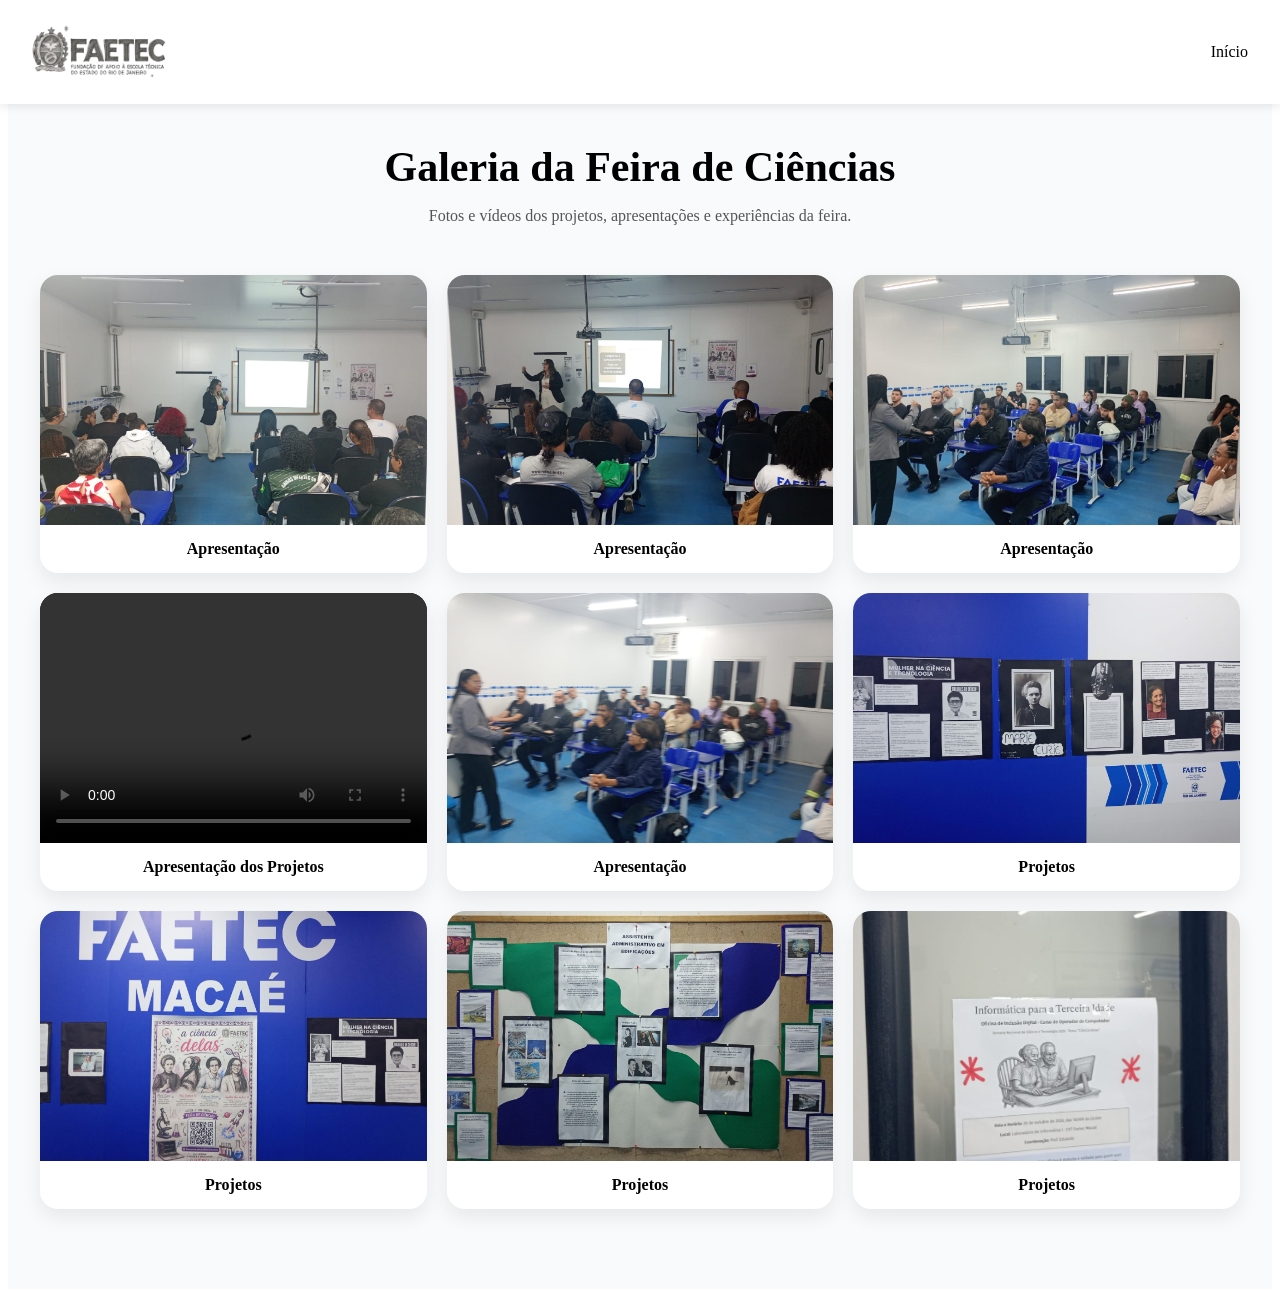
<file: Galeria/index-galeria.html>
<!DOCTYPE html>
<html lang="en">
<head>
    <meta charset="UTF-8">
    <meta name="viewport" content="width=device-width, initial-scale=1">
    <link rel="stylesheet" href="https://www.w3schools.com/w3css/5/w3.css">
    <link rel="stylesheet" href="style-galeria.css">
    <link rel="stylesheet" href="https://cdnjs.cloudflare.com/ajax/libs/font-awesome/6.5.2/css/all.min.css">
    <title>Galeria | Feira de Ciências Fatec - 2026</title>
</head>
<body>

    <!-- Sessão de navegação do site -->
    <section class="navbar-container">
        <div class="navbar">

            <img src="../imagem/logoFaetec.png" alt="Logo" width="150">

            <!-- MENU DESKTOP -->
            <div class="menu-desktop">
                <a href="../index.html">Início</a>
            </div>

            <!-- BOTÃO HAMBÚRGUER -->
            <button class="menu-btn" onclick="toggleMenu()">☰</button>

        </div>

        <!-- MENU MOBILE -->
        <div id="menuMobile" class="menu-mobile">
            <a href="../index.html" onclick="toggleMenu()">Início</a>
        </div>
    </section>
 
    
    <!-- Sessão das fotos -->
    <section class="galeria-section">

        <div class="galeria-container">
            <h2 class="galeria-title">
                Galeria da Feira de Ciências
            </h2>

            <p class="galeria-subtitle">
                Fotos e vídeos dos projetos, apresentações e experiências da feira.
            </p>

            <div class="galeria-grid">

                <!-- Foto 1 -->
                <div class="galeria-item">
                    <img src="fotos feira/foto1.jpeg" alt="Projeto 1">
                    <div class="galeria-legenda">Apresentação</div>
                </div>

                <!-- Foto 2 -->
                <div class="galeria-item">
                    <img src="fotos feira/foto2.jpeg" alt="Projeto 2">
                    <div class="galeria-legenda">Apresentação</div>
                </div>

                <!-- Foto 3 -->
                <div class="galeria-item">
                    <img src="fotos feira/foto3.jpeg" alt="Projeto 3">
                    <div class="galeria-legenda">Apresentação</div>
                </div>

                <!-- Vídeo -->
                <div class="galeria-item">
                    <video controls>
                        <source src="fotos feira/vid1.mp4" type="video/mp4">
                    </video>
                    <div class="galeria-legenda">Apresentação dos Projetos</div>
                </div>

                <!-- Foto 4 -->
                <div class="galeria-item">
                    <img src="fotos feira/foto4.jpeg" alt="Projeto 4">
                    <div class="galeria-legenda">Apresentação</div>
                </div>

                <!-- Foto 5 -->
                <div class="galeria-item">
                    <img src="fotos feira/foto5.jpeg" alt="Projeto 5">
                    <div class="galeria-legenda">Projetos</div>
                </div>

                <!-- Foto 6 -->
                <div class="galeria-item">
                    <img src="fotos feira/foto6.jpeg" alt="Projeto 5">
                    <div class="galeria-legenda">Projetos</div>
                </div>

                <!-- Foto 7 -->
                <div class="galeria-item">
                    <img src="fotos feira/foto7.jpeg" alt="Projeto 5">
                    <div class="galeria-legenda">Projetos</div>
                </div>

                <!-- Foto 8 -->
                <div class="galeria-item">
                    <img src="fotos feira/foto8.jpeg" alt="Projeto 5">
                    <div class="galeria-legenda">Projetos</div>
                </div>

            </div>
        </div>

    </section>
    
    <script src="script-galeria.js"></script>
</body>
</html>
</file>
<file: style.css>
/* Transição para deslizar na página ao clicar no menu de navegação */
html {
  scroll-behavior: smooth;
}

/*============================================================================================================*/

/*estilo abaixo se refere ao menu de navegação mobile e desktop*/
.navbar-container{
  position: fixed;
  top: 0;
  left: 0;
  width: 100%;
  background: #fff;
  z-index: 9999;
  box-shadow: 0 2px 10px rgba(0,0,0,.1);
}
      
.navbar{
  display: flex;
  justify-content: space-between;
  align-items: center;
  padding: 12px 20px;
}
      
    
/* MENU DESKTOP */
.menu-desktop a{
  text-decoration: none;
  color: #000;
  padding: 10px 12px;
  border-radius: 6px;
  transition: all 0.25s ease;
}

/* hover desktop */
.menu-desktop a:hover{
  background: #f0f0f0;
  transform: translateY(-2px);
  color: black;
}

/* MENU MOBILE */
.menu-mobile a{
  display: block;
  padding: 15px 20px;
  text-decoration: none;
  color: #000;
  border-bottom: 1px solid #eee;
  transition: all 0.25s ease;
}

/* hover mobile */
.menu-mobile a:hover{
  background: #f5f5f5;
  color: #0077ff;
  padding-left: 25px;
}
      
/* BOTÃO HAMBURGUER */
.menu-btn{
  display: none;
  font-size: 30px;
  background: none;
  border: none;
  cursor: pointer;
}
      
/* MENU MOBILE */
.menu-mobile{
  display: none;
  background: #fff;
  border-top: 1px solid #eee;
}
      
.menu-mobile a{
  display: block;
  padding: 15px 20px;
  text-decoration: none;
  color: #000;
  border-bottom: 1px solid #eee;
}
      
.menu-mobile.show{
  display: block;
}
      
/* RESPONSIVO */
@media (max-width: 900px){
  .menu-desktop{
    display: none;
  }
        
  .menu-btn{
    display: block;
  }
}
      
/* EVITA QUE O MENU FIXO CUBRA AS SEÇÕES AO CLICAR */
section{
  scroll-margin-top: 90px;
}

/*============================================================================================================*/

/*Estilo abaixo se refere ao header do site, foto + data que acontecerá a feira*/
.header-evento {
  scroll-margin-top: 45px;
  max-width: 1500px;
}

.imagem-evento {
  width: 1500;
  height: 800;
  margin-top: 115px;
}

.conteudo-evento {
  padding: 60px 20px;
  text-align: center;
}

.titulo-evento {
  font-size: 24px;
  margin-bottom: 12px;
}

.data-evento {
  color: #555;
  font-size: 18px;
  margin-bottom: 40px;
}

.formulario-btn {
  display: inline-block;
  margin-top: 15px;
  background: #444;
  color: #fff;
  padding: 25px 20px;
  border-radius: 10px;
  text-decoration: none;
  font-weight: bold;
}

.formulario-btn:hover {
  background: #333;
}

/* Estilo abaixo se refere ao sessão do sobre */

/* Seção */
.secao-sobre {
  scroll-margin-top: 45px;
  max-width: 1564px;
}

/* Título */
.titulo-secao {
  font-weight: 500;
}

/* Imagens das cientistas */
.cientista-img {
  width: 100%;
  display: block;
  border-radius: 8px;
}

/* Botão */
.btn-saiba-mais {
  width: 100%;
  border: none;
  background-color: #f1f1f1;
  padding: 12px;
  cursor: pointer;
  transition: 0.3s;
  font-size: 15px;
}

.btn-saiba-mais:hover {
  background-color: #d9d9d9;
}

/*============================================================================================================*/

/* Estilo abaixo se refere ao sessão de programação */

/* Seção */
.programacao-section {
  max-width: 1564px;
  scroll-margin-top: 40px;
  padding: 60px 20px;
  background: #ffffff;
}

/* Cabeçalho */
.programacao-cabecalho {
  text-align: left;
  margin-bottom: 0;
}

.programacao-titulo {
  font-size: 24px;
  color: #222;
  text-align: left;
  border-bottom: 1px solid #f1f1f1;
  padding: 16px 0;
  margin: 0 0 10px 0;
}

.programacao-subtitulo {
  color: #666;
  font-size: 16px;
  margin: 0;
  text-align: left;
}

/* Container */
.programacao-container {
  max-width: 1200px;
  margin: 0 auto;
}

/* Grid */
.programacao-grid {
  display: grid;
  grid-template-columns: repeat(3, 1fr);
  gap: 25px;
}

/* Cards */
.programacao-card {
  background: #ffffff;
  padding: 30px;
  border-radius: 18px;
  box-shadow: 0 6px 16px rgba(0, 0, 0, 0.08);
  text-align: left;
  transition: transform 0.3s ease;
}

.programacao-card:hover {
  transform: translateY(-5px);
}

/* Ícones */
.programacao-icone {
  font-size: 42px;
  margin-bottom: 15px;
  color: #222;
}

/* Título do card */
.programacao-card-titulo {
  font-size: 20px;
  margin-bottom: 10px;
  color: #222;
}

/* Horário */
.programacao-horario {
  color: #000;
  font-weight: bold;
  font-size: 16px;
}

/* Responsividade */
@media (max-width: 900px) {
  .programacao-grid {
    grid-template-columns: repeat(2, 1fr);
  }
}

@media (max-width: 600px) {
  .programacao-grid {
    grid-template-columns: 1fr;
  }
}

/*============================================================================================================*/

/* Estilo abaixo se refere ao sessão de de projetos */
.projetos-section {
  max-width: 1564px;
  scroll-margin-top: 45px;
  padding: 60px 20px;
  background: #ffffff;
}

/* Cabeçalho */
.projetos-cabecalho {
  text-align: left;
  margin-bottom: 0;
}

.projetos-titulo {
  font-size: 24px;
  color: #222;
  text-align: left;
  font-weight: 400;
  border-bottom: 1px solid #f1f1f1;
  padding: 16px 0;
  margin: 0 0 10px 0;
}

.projetos-subtitulo {
  color: #666;
  font-size: 16px;
  margin: 0;
  text-align: left;
}

/* Grid */
.grid-projetos {
  display: grid;
  grid-template-columns: repeat(4, 1fr);
  gap: 25px;
}

/* Card */
.projeto-card {
  background: #ffffff;
  padding: 30px;
  border-radius: 18px;
  box-shadow: 0 6px 16px rgba(0, 0, 0, .08);
  text-align: left;
  display: flex;
  flex-direction: column;
  transition: transform 0.3s ease;
}

.projeto-card:hover {
  transform: translateY(-5px);
}

/* Ícone */
.projeto-icone {
  font-size: 42px;
  margin-bottom: 15px;
  color: #222;
}

/* Título */
.projeto-titulo {
  font-size: 20px;
  margin-bottom: 10px;
  color: #222;
}

/* Curso */
.projeto-curso {
  color: #000;
  font-weight: bold;
  font-size: 16px;
}

/* Descrição */
.projeto-descricao {
  color: #555;
  font-size: 16px;
  margin-top: 10px;
}

/* Botão */
.projetos-btn {
  display: inline-block;
  margin-top: auto;
  align-self: flex-start;
  background: #444;
  color: #fff;
  padding: 10px 18px;
  border-radius: 10px;
  text-decoration: none;
  font-weight: bold;
  transition: background 0.3s ease;
}

.projetos-btn:hover {
  background: #222;
}

/* Responsividade */
@media (max-width: 1024px) {
  .grid-projetos {
    grid-template-columns: repeat(2, 1fr);
  }
}

@media (max-width: 600px) {
  .grid-projetos {
    grid-template-columns: 1fr;
  }
}

/*============================================================================================================*/

/* Estilo abaixo se refere ao sessão de fotos */
/* Configurações gerais */
.galeria-section,
.galeria-section * {
  font-family: Verdana, sans-serif;
}

.galeria-section {
  max-width: 1564px;
  scroll-margin-top: 100px;
  padding: 0 20px;
  background: #ffffff;
}

/* Cabeçalho */
.galeria-header {
  text-align: left;
  margin-bottom: 0;
}

.galeria-titulo {
  font-size: 24px;
  color: #222;
  text-align: left;
  font-weight: 400;
  border-bottom: 1px solid #f1f1f1;
  padding: 16px 0;
  margin: 0 0 10px 0;
}

.galeria-descricao {
  color: #666;
  font-size: 16px;
  margin: 0;
  text-align: left;
}

/* Área central */
.galeria-wrapper {
  display: flex;
  justify-content: center;
  align-items: center;
  padding: 80px 20px;
  background: #ffffff;
}

/* Card */
.galeria-card {
  max-width: 500px;
  width: 100%;
  background: #fff;
  border-radius: 18px;
  padding: 40px 30px;
  text-align: center;
  box-shadow: 0 10px 25px rgba(0, 0, 0, 0.10);
}

.galeria-card h2 {
  font-size: 28px;
  font-weight: 400;
  margin-bottom: 10px;
  color: #222;
  border-bottom: 1px solid #f1f1f1;
  padding-bottom: 12px;
}

.galeria-card p {
  color: #666;
  font-size: 16px;
  margin-bottom: 25px;
}

/* Botão */
.galeria-btn {
  display: inline-block;
  margin-top: 15px;
  background: #444;
  color: #fff;
  padding: 10px 18px;
  border-radius: 10px;
  text-decoration: none;
  font-weight: bold;
  transition: all 0.3s ease;
}

.galeria-btn:hover {
  transform: translateY(-2px);
  box-shadow: 0 10px 20px rgba(0, 0, 0, 0.20);
}

/* Responsividade */
@media (max-width: 600px) {
  .galeria-titulo {
   font-size: 24px;
  }

  .galeria-card {
    padding: 30px 20px;
  }

  .galeria-card h2 {
    font-size: 24px;
  }
}

/*============================================================================================================*/

/* Estilo abaixo se refere ao sessão de contatos */
.contato-section {
  max-width: 1564px;
  padding: 0 20px;
  background: #ffffff;
}

.contato-titulo {
  font-size: 24px;
  color: #222;
  text-align: left;
  font-weight: 400;
  border-bottom: 1px solid #f1f1f1;
  padding: 16px 0;
  margin: 0 0 10px 0;
}

.contato-descricao {
  color: #666;
  font-size: 16px;
  text-align: left;
}

#form-contato input {
  border-radius: 4px;
}

#form-contato button {
  display: inline-block;
  margin-top: 15px;
  background: #444;
  color: #fff;
  padding: 10px 18px;
  border-radius: 10px;
  text-decoration: none;
  font-weight: bold;
  border: none;
  cursor: pointer;
  transition: all 0.3s ease;
}

#form-contato button:hover {
  transform: translateY(-2px);
  box-shadow: 0 10px 20px rgba(0, 0, 0, 0.20);
}

/*============================================================================================================*/

/* Estilo abaixo se refere ao sessão do rodapé */
.footer {
  text-align: center;
  background-color: #000;
  color: #fff;
  padding: 32px;
}

.footer-link {
  color: #fff;
  text-decoration: none;
}

.footer-link:hover {
  text-decoration: underline;
}

.social-button {
  display: inline-block;
  margin: 5px;
  padding: 8px 16px;
  color: #fff;
  text-decoration: none;
  border-radius: 4px;
  transition: background-color 0.3s;
}

.social-button:hover {
  background-color: rgba(255, 255, 255, 0.15);
}

.footer-divider {
  opacity: 0.2;
  margin: 20px 0;
}

.footer-credits {
  font-size: 14px;
}
</file>
<file: Galeria/style-galeria.css>
/*estilo abaixo se refere ao menu de navegação mobile e desktop*/
.navbar-container{
  position: fixed;
  top: 0;
  left: 0;
  width: 100%;
  background: #fff;
  z-index: 9999;
  box-shadow: 0 2px 10px rgba(0,0,0,.1);
}
      
.navbar{
  display: flex;
  justify-content: space-between;
  align-items: center;
  padding: 12px 20px;
}
      
    
/* MENU DESKTOP */
.menu-desktop a{
  text-decoration: none;
  color: #000;
  padding: 10px 12px;
  border-radius: 6px;
  transition: all 0.25s ease;
}

/* hover desktop */
.menu-desktop a:hover{
  background: #f0f0f0;
  transform: translateY(-2px);
  color: black;
}

/* MENU MOBILE */
.menu-mobile a{
  display: block;
  padding: 15px 20px;
  text-decoration: none;
  color: #000;
  border-bottom: 1px solid #eee;
  transition: all 0.25s ease;
}

/* hover mobile */
.menu-mobile a:hover{
  background: #f5f5f5;
  color: #0077ff;
  padding-left: 25px;
}
      
/* BOTÃO HAMBURGUER */
.menu-btn{
  display: none;
  font-size: 30px;
  background: none;
  border: none;
  cursor: pointer;
}
      
/* MENU MOBILE */
.menu-mobile{
  display: none;
  background: #fff;
  border-top: 1px solid #eee;
}
      
.menu-mobile a{
  display: block;
  padding: 15px 20px;
  text-decoration: none;
  color: #000;
  border-bottom: 1px solid #eee;
}
      
.menu-mobile.show{
  display: block;
}
      
/* RESPONSIVO */
@media (max-width: 900px){
  .menu-desktop{
    display: none;
  }
        
  .menu-btn{
    display: block;
  }
}
      
/* EVITA QUE O MENU FIXO CUBRA AS SEÇÕES AO CLICAR */
section{
  scroll-margin-top: 90px;
}

/* Estilo abaixo se refere a sessão dos grid da galeria-imagens */

.galeria-section {
  padding: 80px 20px;
  background: #f8fafc;
}

.galeria-container {
  max-width: 1200px;
  margin: auto;
}

.galeria-title {
  padding-top: 20px;
  text-align: center;
  font-size: 42px;
  margin-bottom: 10px;
}

.galeria-subtitle {
  text-align: center;
  color: #555;
  margin-bottom: 50px;
}

/* GRID */

.galeria-grid {
  display: grid;
  grid-template-columns: repeat(3, 1fr);
  gap: 20px;
}

/* ITEM */

.galeria-item {
  overflow: hidden;
  border-radius: 18px;
  box-shadow: 0 8px 20px rgba(0, 0, 0, .08);
  transition: .3s;
  background: white;
}

.galeria-item p {
  width: 80%;
  margin: 0 auto;
  text-align: left;
  padding: 15px 0px;
}

.galeria-item:hover {
  transform: translateY(-5px);
}

/* IMAGEM */

.galeria-item img {
  width: 100%;
  height: 250px;
  object-fit: cover;
  display: block;
}

/* VÍDEO */
.galeria-item video {
  width: 100%;
  height: 250px;
  object-fit: contain;
  display: block;
  background: #000;
}

/* LEGENDA */

.galeria-legenda {
  padding: 15px;
  text-align: center;
  font-weight: 600;
}

/* RESPONSIVO */

@media (max-width: 900px) {
  .galeria-grid {
    grid-template-columns: repeat(2, 1fr);
  }
}

@media (max-width: 600px) {
  .galeria-grid {
    grid-template-columns: 1fr;
  }
}
</file>
